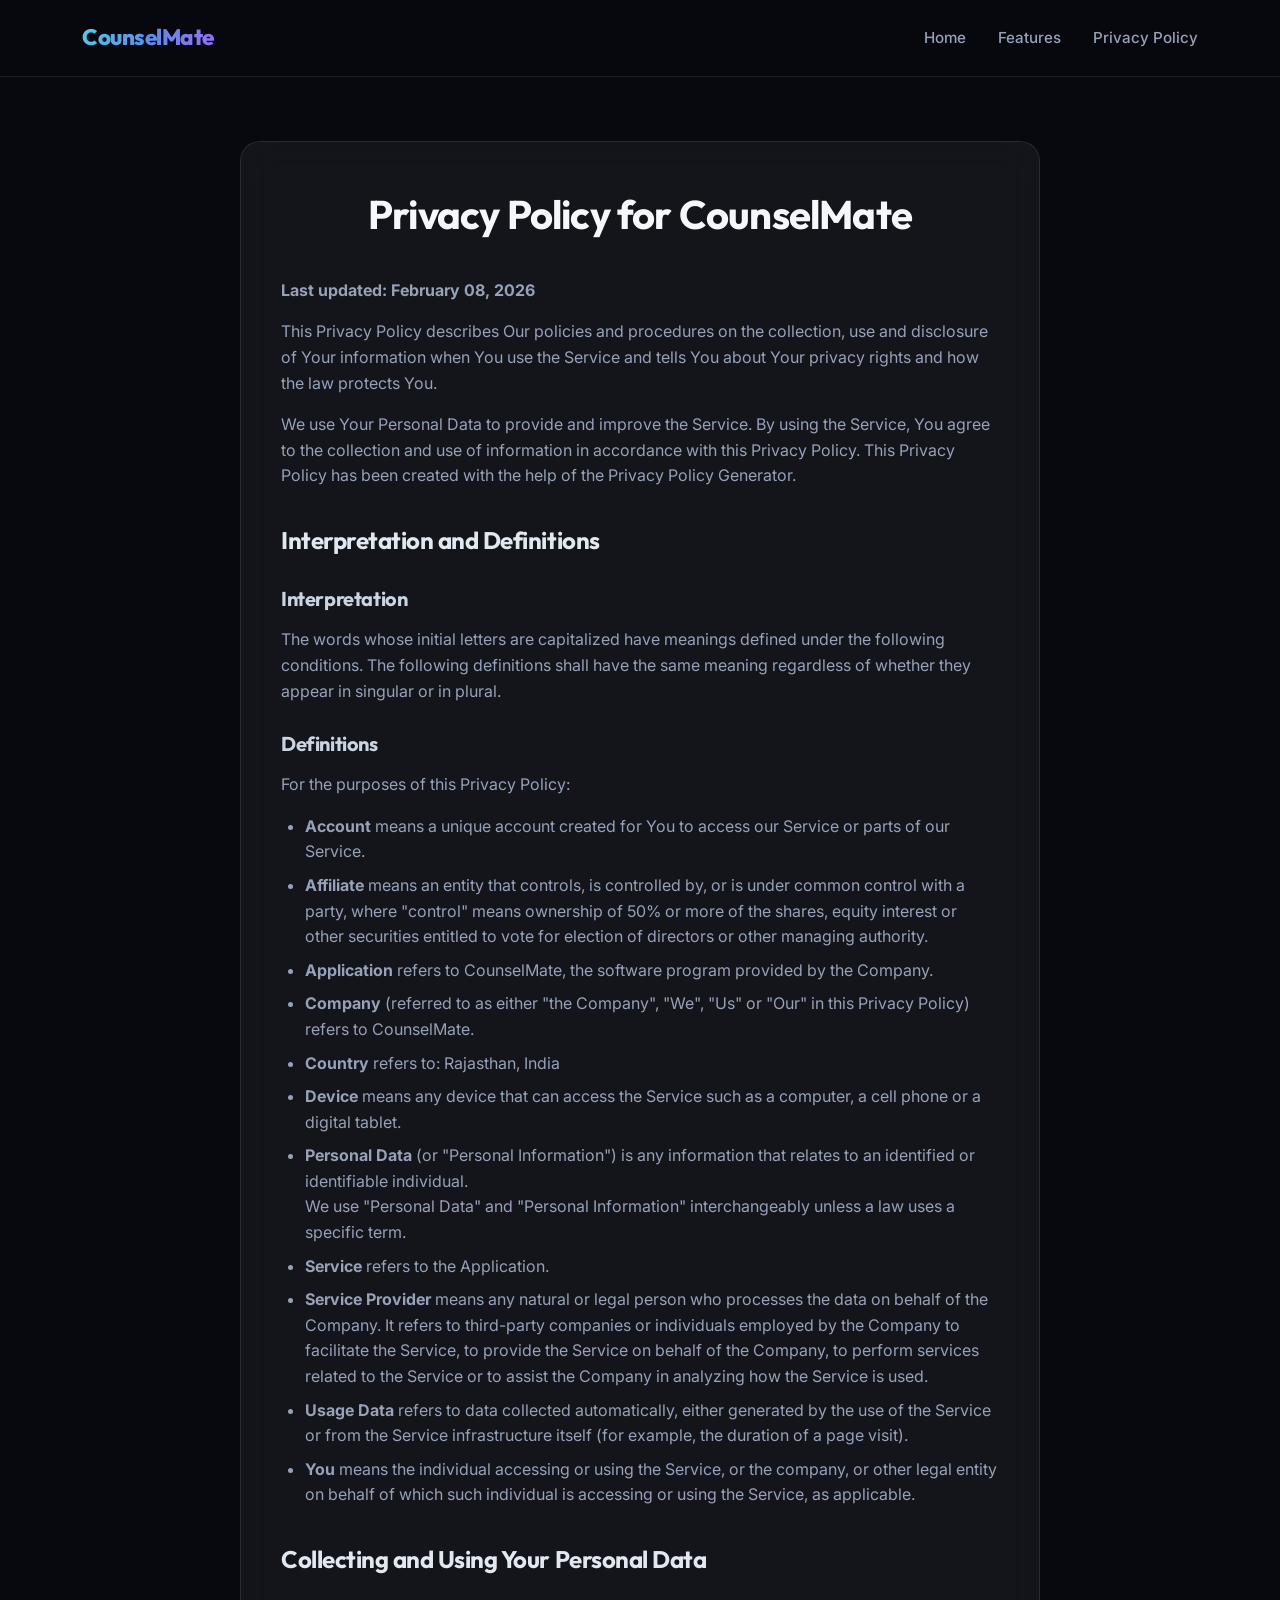
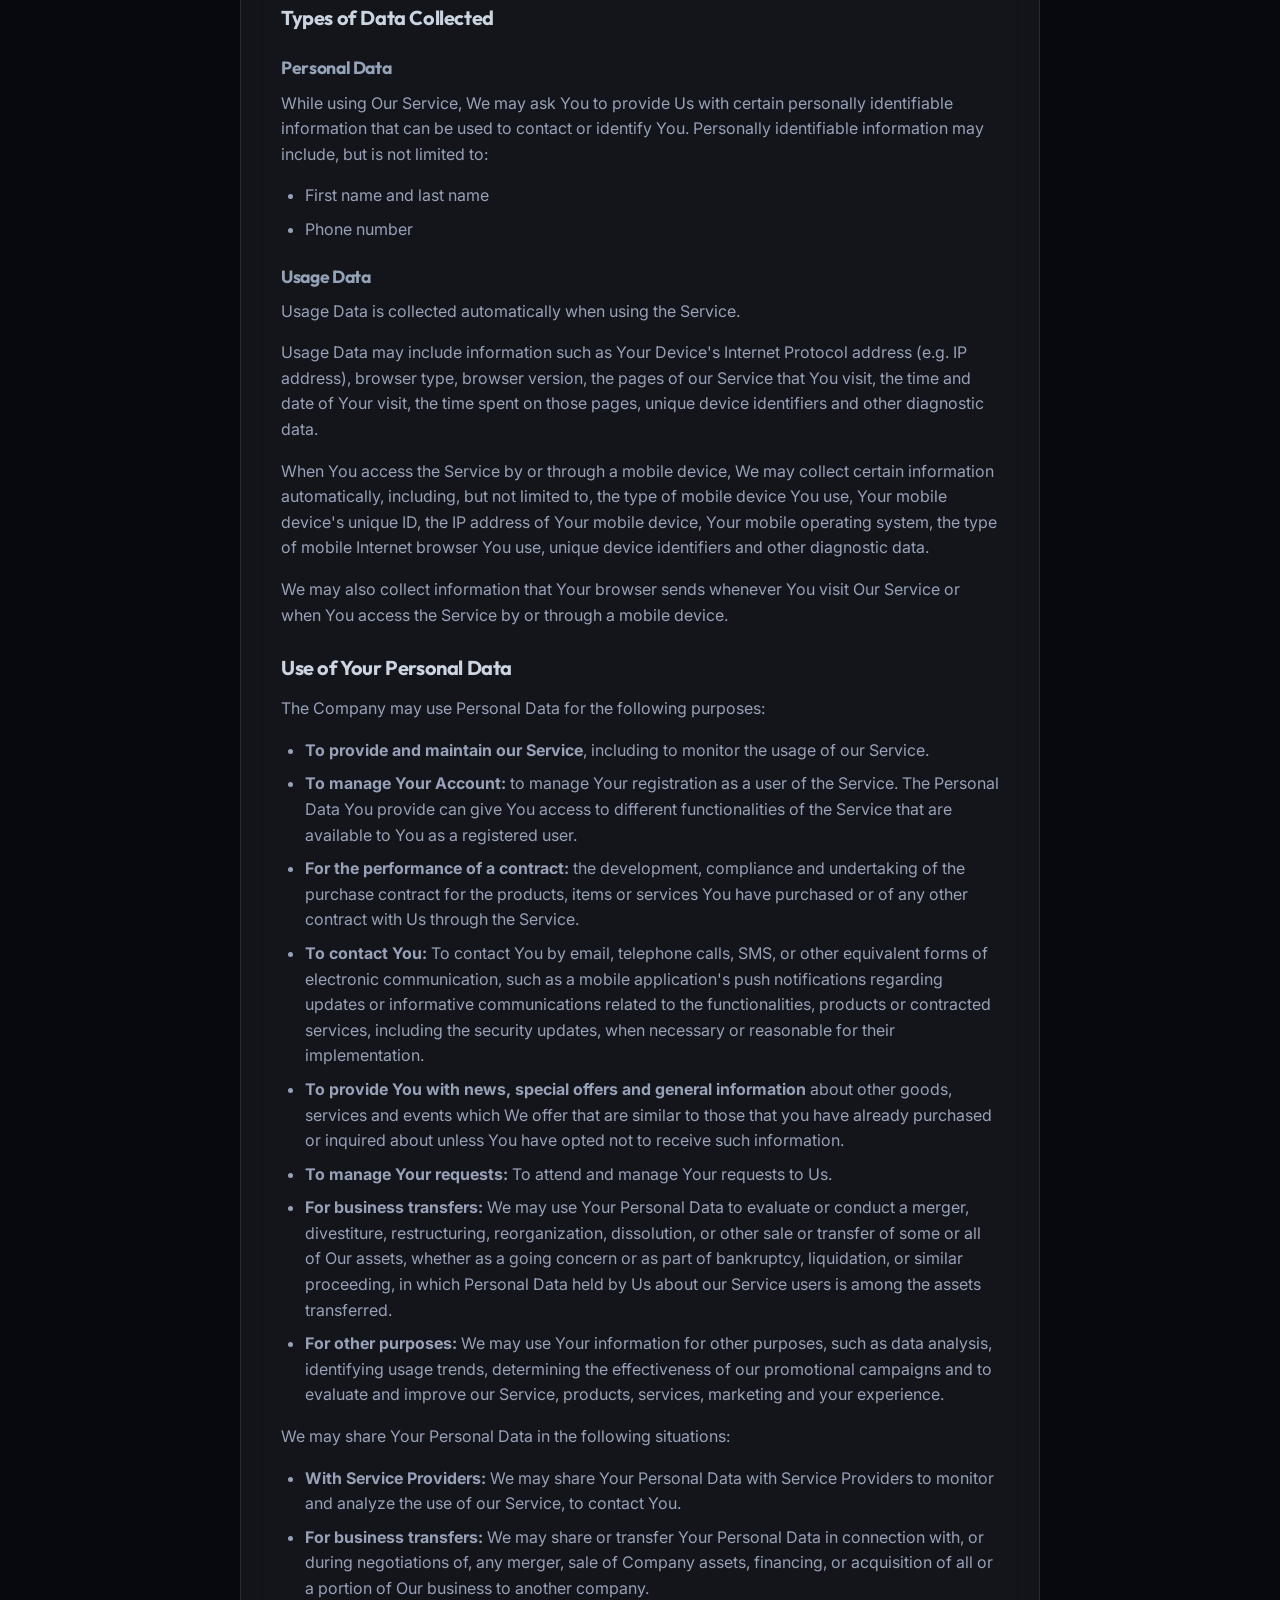
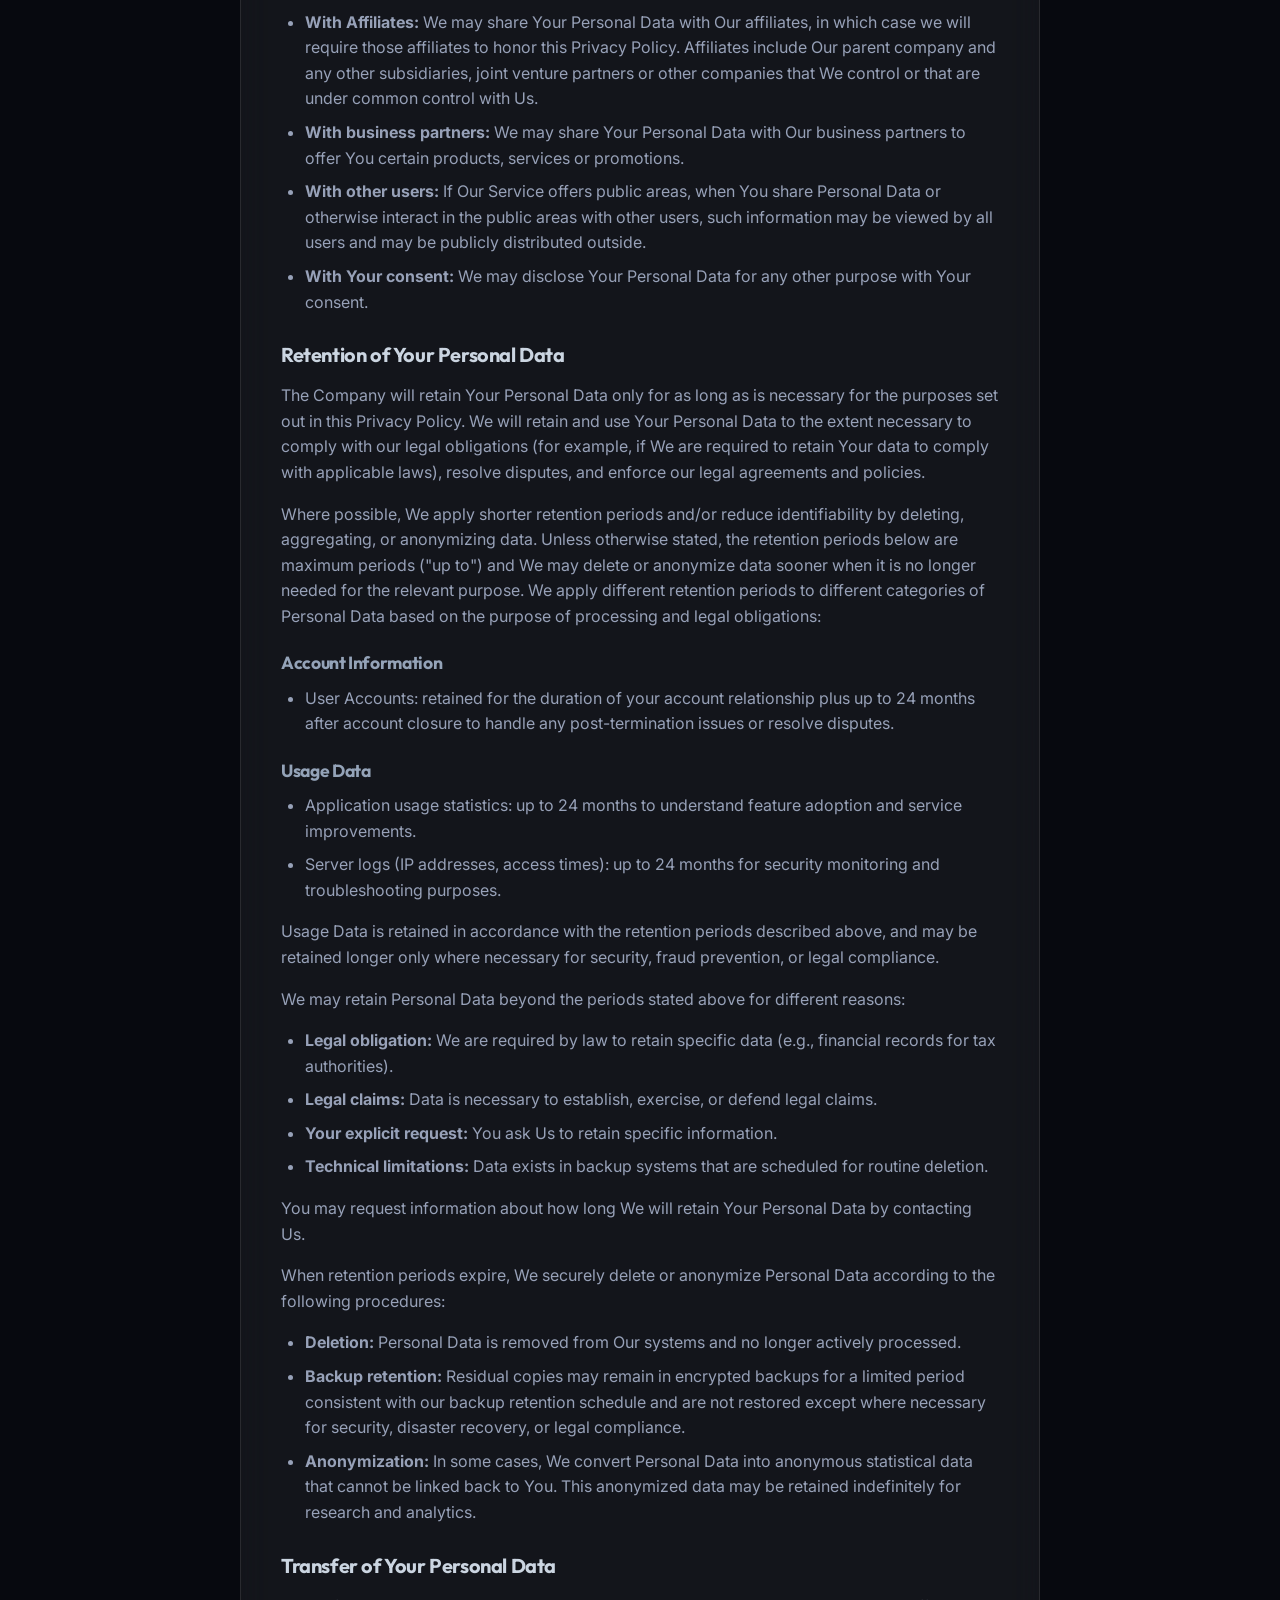
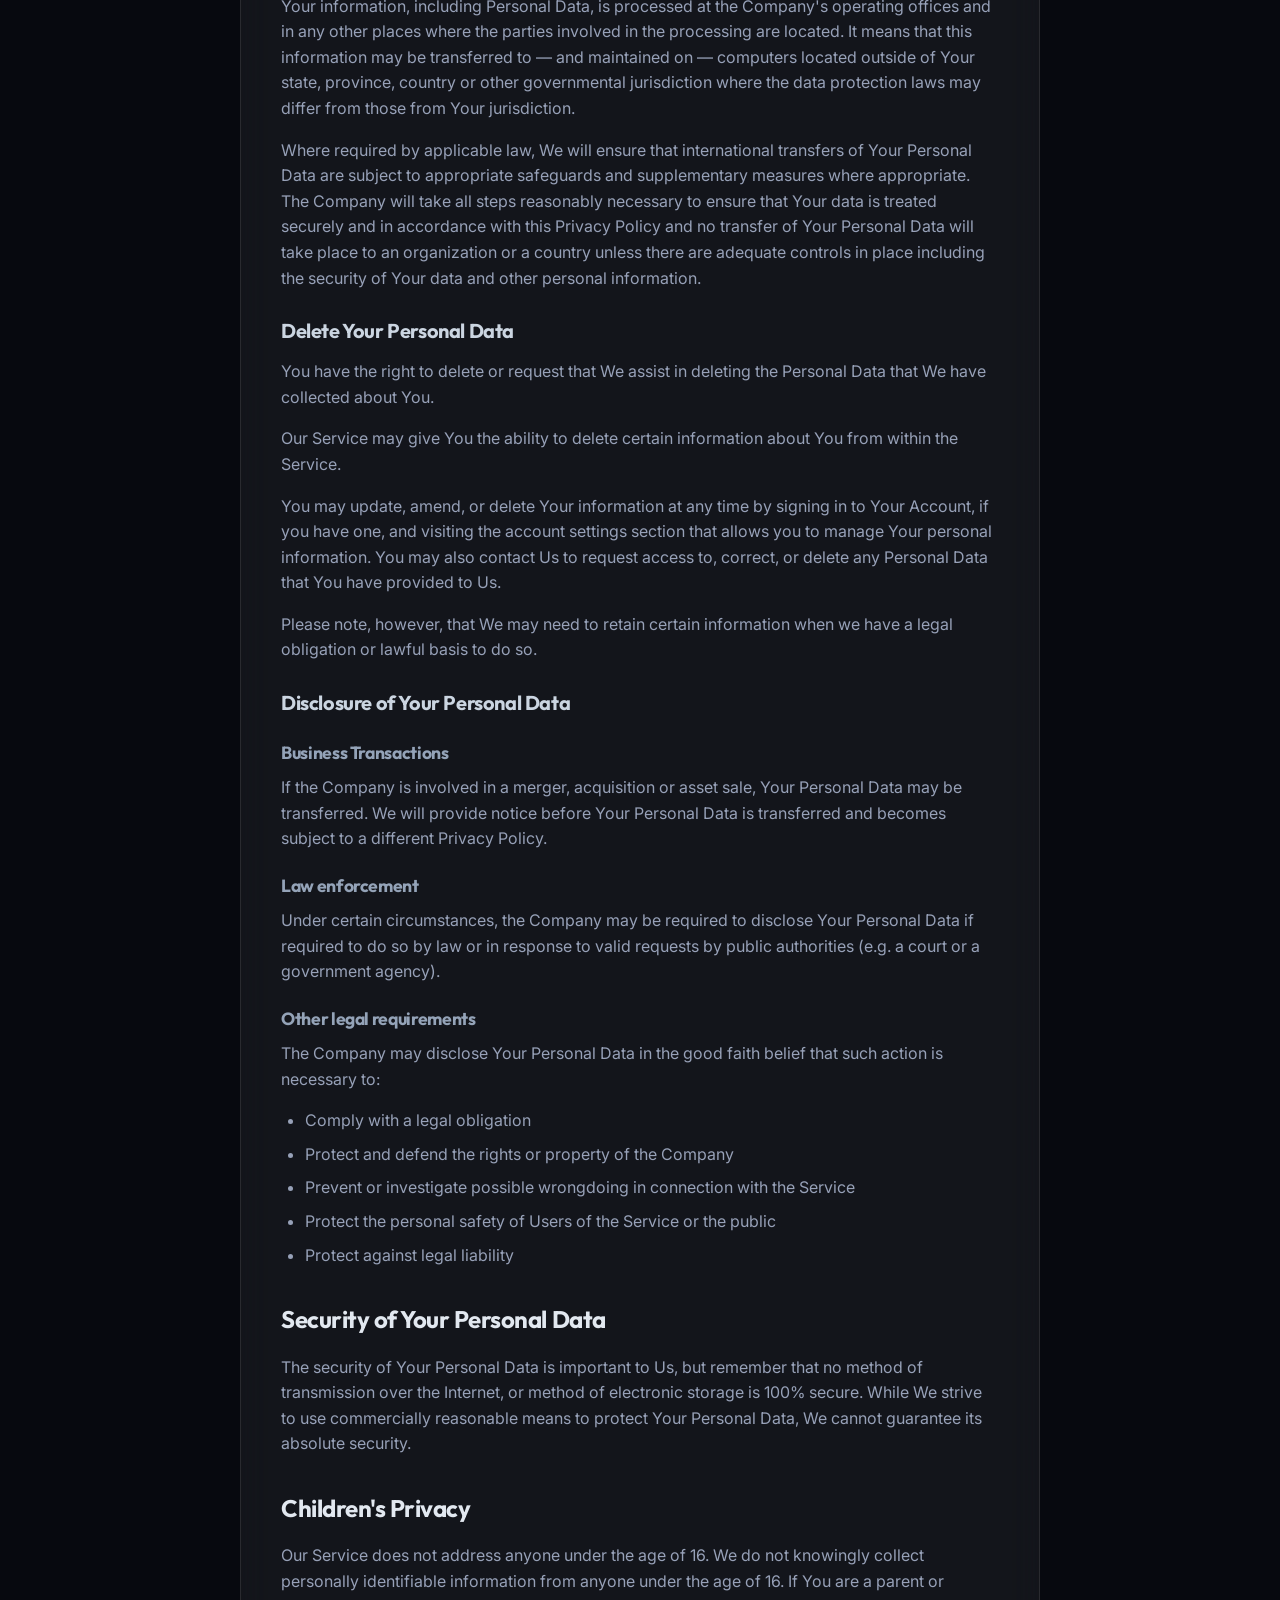
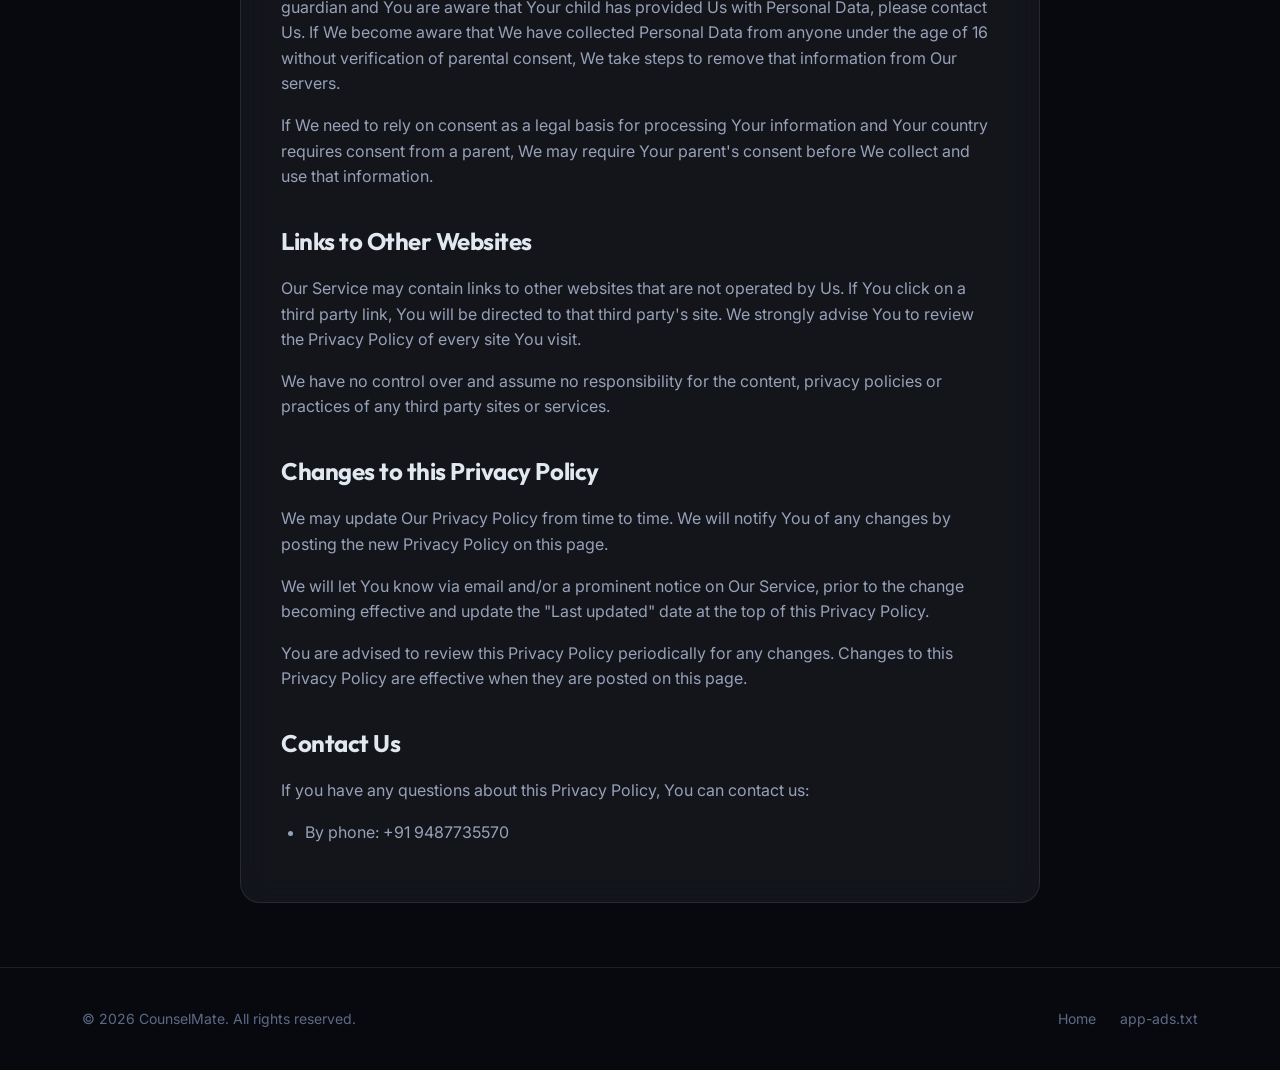
<file: privacy-policy.html>
<!DOCTYPE html>
<html lang="en">
<head>
    <meta charset="UTF-8">
    <meta name="viewport" content="width=device-width, initial-scale=1.0">
    <title>Privacy Policy - CounselMate</title>
    <meta name="description" content="Privacy Policy for CounselMate app.">
    <link rel="stylesheet" href="styles.css">
    <link rel="icon" href="data:,">
</head>
<body>

    <a class="skip-link" href="#main">Skip to content</a>

    <header>
        <div class="container nav-content">
            <a href="index.html" class="logo">CounselMate</a>
            <nav class="nav-links">
                <a href="index.html">Home</a>
                <a href="index.html#features">Features</a>
                <a href="privacy-policy.html">Privacy Policy</a>
            </nav>
        </div>
    </header>

    <main id="main" class="container doc-content">
        <div class="glass-card">
            <h1>Privacy Policy for CounselMate</h1>
            <p><strong>Last updated: February 08, 2026</strong></p>
            
            <p>This Privacy Policy describes Our policies and procedures on the collection, use and disclosure of Your information when You use the Service and tells You about Your privacy rights and how the law protects You.</p>
            <p>We use Your Personal Data to provide and improve the Service. By using the Service, You agree to the collection and use of information in accordance with this Privacy Policy. This Privacy Policy has been created with the help of the Privacy Policy Generator.</p>

            <h2>Interpretation and Definitions</h2>
            <h3>Interpretation</h3>
            <p>The words whose initial letters are capitalized have meanings defined under the following conditions. The following definitions shall have the same meaning regardless of whether they appear in singular or in plural.</p>

            <h3>Definitions</h3>
            <p>For the purposes of this Privacy Policy:</p>
            <ul>
                <li><strong>Account</strong> means a unique account created for You to access our Service or parts of our Service.</li>
                <li><strong>Affiliate</strong> means an entity that controls, is controlled by, or is under common control with a party, where "control" means ownership of 50% or more of the shares, equity interest or other securities entitled to vote for election of directors or other managing authority.</li>
                <li><strong>Application</strong> refers to CounselMate, the software program provided by the Company.</li>
                <li><strong>Company</strong> (referred to as either "the Company", "We", "Us" or "Our" in this Privacy Policy) refers to CounselMate.</li>
                <li><strong>Country</strong> refers to: Rajasthan, India</li>
                <li><strong>Device</strong> means any device that can access the Service such as a computer, a cell phone or a digital tablet.</li>
                <li><strong>Personal Data</strong> (or "Personal Information") is any information that relates to an identified or identifiable individual.
                <br>We use "Personal Data" and "Personal Information" interchangeably unless a law uses a specific term.</li>
                <li><strong>Service</strong> refers to the Application.</li>
                <li><strong>Service Provider</strong> means any natural or legal person who processes the data on behalf of the Company. It refers to third-party companies or individuals employed by the Company to facilitate the Service, to provide the Service on behalf of the Company, to perform services related to the Service or to assist the Company in analyzing how the Service is used.</li>
                <li><strong>Usage Data</strong> refers to data collected automatically, either generated by the use of the Service or from the Service infrastructure itself (for example, the duration of a page visit).</li>
                <li><strong>You</strong> means the individual accessing or using the Service, or the company, or other legal entity on behalf of which such individual is accessing or using the Service, as applicable.</li>
            </ul>

            <h2>Collecting and Using Your Personal Data</h2>
            <h3>Types of Data Collected</h3>
            <h4>Personal Data</h4>
            <p>While using Our Service, We may ask You to provide Us with certain personally identifiable information that can be used to contact or identify You. Personally identifiable information may include, but is not limited to:</p>
            <ul>
                <li>First name and last name</li>
                <li>Phone number</li>
            </ul>

            <h4>Usage Data</h4>
            <p>Usage Data is collected automatically when using the Service.</p>
            <p>Usage Data may include information such as Your Device's Internet Protocol address (e.g. IP address), browser type, browser version, the pages of our Service that You visit, the time and date of Your visit, the time spent on those pages, unique device identifiers and other diagnostic data.</p>
            <p>When You access the Service by or through a mobile device, We may collect certain information automatically, including, but not limited to, the type of mobile device You use, Your mobile device's unique ID, the IP address of Your mobile device, Your mobile operating system, the type of mobile Internet browser You use, unique device identifiers and other diagnostic data.</p>
            <p>We may also collect information that Your browser sends whenever You visit Our Service or when You access the Service by or through a mobile device.</p>

            <h3>Use of Your Personal Data</h3>
            <p>The Company may use Personal Data for the following purposes:</p>
            <ul>
                <li><strong>To provide and maintain our Service</strong>, including to monitor the usage of our Service.</li>
                <li><strong>To manage Your Account:</strong> to manage Your registration as a user of the Service. The Personal Data You provide can give You access to different functionalities of the Service that are available to You as a registered user.</li>
                <li><strong>For the performance of a contract:</strong> the development, compliance and undertaking of the purchase contract for the products, items or services You have purchased or of any other contract with Us through the Service.</li>
                <li><strong>To contact You:</strong> To contact You by email, telephone calls, SMS, or other equivalent forms of electronic communication, such as a mobile application's push notifications regarding updates or informative communications related to the functionalities, products or contracted services, including the security updates, when necessary or reasonable for their implementation.</li>
                <li><strong>To provide You with news, special offers and general information</strong> about other goods, services and events which We offer that are similar to those that you have already purchased or inquired about unless You have opted not to receive such information.</li>
                <li><strong>To manage Your requests:</strong> To attend and manage Your requests to Us.</li>
                <li><strong>For business transfers:</strong> We may use Your Personal Data to evaluate or conduct a merger, divestiture, restructuring, reorganization, dissolution, or other sale or transfer of some or all of Our assets, whether as a going concern or as part of bankruptcy, liquidation, or similar proceeding, in which Personal Data held by Us about our Service users is among the assets transferred.</li>
                <li><strong>For other purposes:</strong> We may use Your information for other purposes, such as data analysis, identifying usage trends, determining the effectiveness of our promotional campaigns and to evaluate and improve our Service, products, services, marketing and your experience.</li>
            </ul>

            <p>We may share Your Personal Data in the following situations:</p>
            <ul>
                <li><strong>With Service Providers:</strong> We may share Your Personal Data with Service Providers to monitor and analyze the use of our Service, to contact You.</li>
                <li><strong>For business transfers:</strong> We may share or transfer Your Personal Data in connection with, or during negotiations of, any merger, sale of Company assets, financing, or acquisition of all or a portion of Our business to another company.</li>
                <li><strong>With Affiliates:</strong> We may share Your Personal Data with Our affiliates, in which case we will require those affiliates to honor this Privacy Policy. Affiliates include Our parent company and any other subsidiaries, joint venture partners or other companies that We control or that are under common control with Us.</li>
                <li><strong>With business partners:</strong> We may share Your Personal Data with Our business partners to offer You certain products, services or promotions.</li>
                <li><strong>With other users:</strong> If Our Service offers public areas, when You share Personal Data or otherwise interact in the public areas with other users, such information may be viewed by all users and may be publicly distributed outside.</li>
                <li><strong>With Your consent:</strong> We may disclose Your Personal Data for any other purpose with Your consent.</li>
            </ul>

            <h3>Retention of Your Personal Data</h3>
            <p>The Company will retain Your Personal Data only for as long as is necessary for the purposes set out in this Privacy Policy. We will retain and use Your Personal Data to the extent necessary to comply with our legal obligations (for example, if We are required to retain Your data to comply with applicable laws), resolve disputes, and enforce our legal agreements and policies.</p>
            <p>Where possible, We apply shorter retention periods and/or reduce identifiability by deleting, aggregating, or anonymizing data. Unless otherwise stated, the retention periods below are maximum periods ("up to") and We may delete or anonymize data sooner when it is no longer needed for the relevant purpose. We apply different retention periods to different categories of Personal Data based on the purpose of processing and legal obligations:</p>
            
            <h4>Account Information</h4>
            <ul>
                <li>User Accounts: retained for the duration of your account relationship plus up to 24 months after account closure to handle any post-termination issues or resolve disputes.</li>
            </ul>
            
            <h4>Usage Data</h4>
            <ul>
                <li>Application usage statistics: up to 24 months to understand feature adoption and service improvements.</li>
                <li>Server logs (IP addresses, access times): up to 24 months for security monitoring and troubleshooting purposes.</li>
            </ul>
            
            <p>Usage Data is retained in accordance with the retention periods described above, and may be retained longer only where necessary for security, fraud prevention, or legal compliance.</p>
            
            <p>We may retain Personal Data beyond the periods stated above for different reasons:</p>
            <ul>
                <li><strong>Legal obligation:</strong> We are required by law to retain specific data (e.g., financial records for tax authorities).</li>
                <li><strong>Legal claims:</strong> Data is necessary to establish, exercise, or defend legal claims.</li>
                <li><strong>Your explicit request:</strong> You ask Us to retain specific information.</li>
                <li><strong>Technical limitations:</strong> Data exists in backup systems that are scheduled for routine deletion.</li>
            </ul>
            <p>You may request information about how long We will retain Your Personal Data by contacting Us.</p>

            <p>When retention periods expire, We securely delete or anonymize Personal Data according to the following procedures:</p>
            <ul>
                <li><strong>Deletion:</strong> Personal Data is removed from Our systems and no longer actively processed.</li>
                <li><strong>Backup retention:</strong> Residual copies may remain in encrypted backups for a limited period consistent with our backup retention schedule and are not restored except where necessary for security, disaster recovery, or legal compliance.</li>
                <li><strong>Anonymization:</strong> In some cases, We convert Personal Data into anonymous statistical data that cannot be linked back to You. This anonymized data may be retained indefinitely for research and analytics.</li>
            </ul>

            <h3>Transfer of Your Personal Data</h3>
            <p>Your information, including Personal Data, is processed at the Company's operating offices and in any other places where the parties involved in the processing are located. It means that this information may be transferred to — and maintained on — computers located outside of Your state, province, country or other governmental jurisdiction where the data protection laws may differ from those from Your jurisdiction.</p>
            <p>Where required by applicable law, We will ensure that international transfers of Your Personal Data are subject to appropriate safeguards and supplementary measures where appropriate. The Company will take all steps reasonably necessary to ensure that Your data is treated securely and in accordance with this Privacy Policy and no transfer of Your Personal Data will take place to an organization or a country unless there are adequate controls in place including the security of Your data and other personal information.</p>

            <h3>Delete Your Personal Data</h3>
            <p>You have the right to delete or request that We assist in deleting the Personal Data that We have collected about You.</p>
            <p>Our Service may give You the ability to delete certain information about You from within the Service.</p>
            <p>You may update, amend, or delete Your information at any time by signing in to Your Account, if you have one, and visiting the account settings section that allows you to manage Your personal information. You may also contact Us to request access to, correct, or delete any Personal Data that You have provided to Us.</p>
            <p>Please note, however, that We may need to retain certain information when we have a legal obligation or lawful basis to do so.</p>

            <h3>Disclosure of Your Personal Data</h3>
            <h4>Business Transactions</h4>
            <p>If the Company is involved in a merger, acquisition or asset sale, Your Personal Data may be transferred. We will provide notice before Your Personal Data is transferred and becomes subject to a different Privacy Policy.</p>

            <h4>Law enforcement</h4>
            <p>Under certain circumstances, the Company may be required to disclose Your Personal Data if required to do so by law or in response to valid requests by public authorities (e.g. a court or a government agency).</p>

            <h4>Other legal requirements</h4>
            <p>The Company may disclose Your Personal Data in the good faith belief that such action is necessary to:</p>
            <ul>
                <li>Comply with a legal obligation</li>
                <li>Protect and defend the rights or property of the Company</li>
                <li>Prevent or investigate possible wrongdoing in connection with the Service</li>
                <li>Protect the personal safety of Users of the Service or the public</li>
                <li>Protect against legal liability</li>
            </ul>

            <h2>Security of Your Personal Data</h2>
            <p>The security of Your Personal Data is important to Us, but remember that no method of transmission over the Internet, or method of electronic storage is 100% secure. While We strive to use commercially reasonable means to protect Your Personal Data, We cannot guarantee its absolute security.</p>

            <h2>Children's Privacy</h2>
            <p>Our Service does not address anyone under the age of 16. We do not knowingly collect personally identifiable information from anyone under the age of 16. If You are a parent or guardian and You are aware that Your child has provided Us with Personal Data, please contact Us. If We become aware that We have collected Personal Data from anyone under the age of 16 without verification of parental consent, We take steps to remove that information from Our servers.</p>
            <p>If We need to rely on consent as a legal basis for processing Your information and Your country requires consent from a parent, We may require Your parent's consent before We collect and use that information.</p>

            <h2>Links to Other Websites</h2>
            <p>Our Service may contain links to other websites that are not operated by Us. If You click on a third party link, You will be directed to that third party's site. We strongly advise You to review the Privacy Policy of every site You visit.</p>
            <p>We have no control over and assume no responsibility for the content, privacy policies or practices of any third party sites or services.</p>

            <h2>Changes to this Privacy Policy</h2>
            <p>We may update Our Privacy Policy from time to time. We will notify You of any changes by posting the new Privacy Policy on this page.</p>
            <p>We will let You know via email and/or a prominent notice on Our Service, prior to the change becoming effective and update the "Last updated" date at the top of this Privacy Policy.</p>
            <p>You are advised to review this Privacy Policy periodically for any changes. Changes to this Privacy Policy are effective when they are posted on this page.</p>

            <h2>Contact Us</h2>
            <p>If you have any questions about this Privacy Policy, You can contact us:</p>
            <ul>
                <li>By phone: +91 9487735570</li>
            </ul>
        </div>
    </main>

    <footer>
        <div class="container footer-content">
            <span>&copy; 2026 CounselMate. All rights reserved.</span>
            <nav class="footer-links">
                <a href="index.html">Home</a>
                <a href="app-ads.txt" target="_blank">app-ads.txt</a>
            </nav>
        </div>
    </footer>

</body>
</html>
</file>
<file: styles.css>
@import url('https://fonts.googleapis.com/css2?family=Outfit:wght@300;400;600;700;800&family=Inter:wght@400;500;600;700&display=swap');

:root {
  --bg-color: #07090f;
  --bg-color-soft: #0b0f1a;
  --surface-color: rgba(255, 255, 255, 0.05);
  --surface-color-strong: rgba(255, 255, 255, 0.08);
  --text-primary: #f5f7fb;
  --text-secondary: #97a1b8;
  --text-tertiary: #5e6a85;
  --border-color: rgba(255, 255, 255, 0.09);
  --accent-blue: #5b8def;
  --accent-violet: #9b6bf5;
  --accent-cyan: #4fd1e8;
  --accent-glow: rgba(91, 141, 239, 0.45);
  --radius-lg: 20px;
  --radius-md: 12px;
  --ease: cubic-bezier(0.16, 1, 0.3, 1);
  --duration: 0.8s;
}

* {
  margin: 0;
  padding: 0;
  box-sizing: border-box;
}

html {
  scroll-behavior: smooth;
}

body {
  font-family: 'Inter', sans-serif;
  background-color: var(--bg-color);
  color: var(--text-primary);
  line-height: 1.6;
  min-height: 100vh;
  overflow-x: hidden;
  position: relative;
}

h1, h2, h3, h4, h5, h6 {
  font-family: 'Outfit', sans-serif;
  font-weight: 700;
  color: var(--text-primary);
  letter-spacing: -0.02em;
}

a {
  color: var(--accent-blue);
  text-decoration: none;
  transition: color 0.25s ease;
}

p { color: var(--text-secondary); }

.container {
  width: 100%;
  max-width: 1180px;
  margin: 0 auto;
  padding: 0 2rem;
}

.skip-link {
  position: absolute;
  top: -100px;
  left: 1rem;
  background: var(--accent-blue);
  color: #fff;
  padding: 0.75rem 1.25rem;
  border-radius: var(--radius-md);
  z-index: 1000;
  transition: top 0.2s ease;
}
.skip-link:focus {
  top: 1rem;
}

:focus-visible {
  outline: 2px solid var(--accent-cyan);
  outline-offset: 3px;
}

/* ---------- Header ---------- */
header {
  padding: 1.25rem 0;
  border-bottom: 1px solid var(--border-color);
  background: rgba(7, 9, 15, 0.7);
  backdrop-filter: blur(14px);
  -webkit-backdrop-filter: blur(14px);
  position: sticky;
  top: 0;
  z-index: 100;
}

.nav-content {
  display: flex;
  justify-content: space-between;
  align-items: center;
}

.logo {
  font-family: 'Outfit', sans-serif;
  font-size: 1.4rem;
  font-weight: 800;
  background: linear-gradient(120deg, var(--accent-cyan), var(--accent-blue) 50%, var(--accent-violet));
  -webkit-background-clip: text;
  background-clip: text;
  -webkit-text-fill-color: transparent;
  letter-spacing: -0.5px;
}

.nav-links {
  display: flex;
  gap: 2rem;
}

.nav-links a {
  color: var(--text-secondary);
  font-weight: 500;
  font-size: 0.95rem;
}

.nav-links a:hover { color: var(--text-primary); }

/* ---------- Hero ---------- */
.hero {
  position: relative;
  min-height: 100svh;
  display: flex;
  flex-direction: column;
  justify-content: center;
  align-items: center;
  text-align: center;
  padding: 7rem 1.5rem 4rem;
  overflow: hidden;
  isolation: isolate;
}

.hero-bg {
  position: absolute;
  inset: 0;
  z-index: -2;
  background:
    radial-gradient(ellipse 60% 50% at 20% 15%, rgba(91, 141, 239, 0.28), transparent 60%),
    radial-gradient(ellipse 55% 45% at 85% 25%, rgba(155, 107, 245, 0.22), transparent 60%),
    radial-gradient(ellipse 70% 60% at 50% 100%, rgba(79, 209, 232, 0.14), transparent 65%),
    var(--bg-color);
}

#hero-canvas {
  position: absolute;
  inset: 0;
  z-index: -1;
  width: 100%;
  height: 100%;
  display: block;
}

.hero-content {
  max-width: 760px;
}

.eyebrow {
  display: inline-flex;
  align-items: center;
  gap: 0.5rem;
  font-size: 0.8rem;
  font-weight: 600;
  letter-spacing: 0.08em;
  text-transform: uppercase;
  color: var(--accent-cyan);
  background: var(--surface-color);
  border: 1px solid var(--border-color);
  padding: 0.45rem 1rem;
  border-radius: 999px;
  margin-bottom: 1.75rem;
}

.hero h1 {
  font-size: clamp(2.6rem, 6vw, 4.6rem);
  line-height: 1.06;
  margin-bottom: 1.5rem;
}

.gradient-text {
  background: linear-gradient(120deg, #ffffff 10%, var(--accent-cyan) 45%, var(--accent-blue) 75%, var(--accent-violet));
  -webkit-background-clip: text;
  background-clip: text;
  -webkit-text-fill-color: transparent;
  background-size: 200% auto;
  animation: shimmer 8s linear infinite;
}

@keyframes shimmer {
  to { background-position: 200% center; }
}

.hero-lede {
  font-size: 1.2rem;
  color: var(--text-secondary);
  max-width: 560px;
  margin: 0 auto 2.5rem;
}

.cta-row {
  display: flex;
  flex-direction: column;
  align-items: center;
  gap: 1rem;
}

.free-note {
  display: flex;
  align-items: center;
  gap: 0.5rem;
  font-size: 0.85rem;
  color: var(--text-tertiary);
}

.dot-live {
  width: 7px;
  height: 7px;
  border-radius: 50%;
  background: var(--accent-cyan);
  box-shadow: 0 0 0 0 rgba(79, 209, 232, 0.6);
  animation: pulse-dot 2.4s ease-out infinite;
}

@keyframes pulse-dot {
  0% { box-shadow: 0 0 0 0 rgba(79, 209, 232, 0.55); }
  70% { box-shadow: 0 0 0 9px rgba(79, 209, 232, 0); }
  100% { box-shadow: 0 0 0 0 rgba(79, 209, 232, 0); }
}

/* Store Buttons */
.store-buttons {
  display: flex;
  gap: 1rem;
  justify-content: center;
  flex-wrap: wrap;
}

.store-badge {
  display: flex;
  align-items: center;
  justify-content: center;
  background-color: #0c0f16;
  color: #fff;
  border-radius: 10px;
  padding: 6px 16px;
  box-shadow: 0 4px 20px 0 rgba(0, 0, 0, 0.45);
  transition: transform 0.3s var(--ease), box-shadow 0.3s var(--ease), border-color 0.3s var(--ease);
  border: 1px solid rgba(255, 255, 255, 0.16);
  width: 168px;
  height: 54px;
}

.store-badge:hover {
  transform: translateY(-3px);
  text-decoration: none;
  box-shadow: 0 10px 30px 0 rgba(91, 141, 239, 0.25);
  border-color: rgba(255, 255, 255, 0.4);
  color: #fff;
}

.store-icon {
  width: 24px;
  height: 24px;
  margin-right: 10px;
}

.store-text {
  display: flex;
  flex-direction: column;
  align-items: flex-start;
  margin-top: -2px;
}

.store-small {
  font-size: 0.6rem;
  text-transform: uppercase;
  line-height: 1.2;
  opacity: 0.85;
  letter-spacing: 0.3px;
}

.store-large {
  font-size: 1.1rem;
  font-weight: 600;
  line-height: 1.1;
}

.scroll-cue {
  position: absolute;
  bottom: 2.25rem;
  left: 50%;
  transform: translateX(-50%);
  display: flex;
  flex-direction: column;
  align-items: center;
  gap: 0.6rem;
}

.scroll-cue span {
  width: 1px;
  height: 32px;
  background: linear-gradient(to bottom, transparent, var(--text-tertiary));
  animation: scroll-cue-move 2s ease-in-out infinite;
}

.scroll-cue p {
  font-size: 0.7rem;
  letter-spacing: 0.15em;
  text-transform: uppercase;
  color: var(--text-tertiary);
}

@keyframes scroll-cue-move {
  0%, 100% { transform: scaleY(0.6); opacity: 0.4; }
  50% { transform: scaleY(1); opacity: 1; }
}

/* ---------- Reveal-on-scroll ---------- */
[data-reveal] {
  opacity: 0;
  transform: translateY(36px);
  transition: opacity var(--duration) var(--ease), transform var(--duration) var(--ease);
}

[data-reveal].is-visible {
  opacity: 1;
  transform: translateY(0);
}

/* ---------- Narrative ---------- */
.narrative {
  padding: 9rem 0;
  text-align: center;
}

.narrative-line {
  font-family: 'Outfit', sans-serif;
  font-size: clamp(1.4rem, 3.4vw, 2.4rem);
  font-weight: 600;
  max-width: 780px;
  margin: 0 auto 1.5rem;
  color: var(--text-secondary);
}

.narrative-strike {
  color: var(--text-tertiary);
  text-decoration: line-through;
  text-decoration-color: rgba(94, 106, 133, 0.5);
  text-decoration-thickness: 2px;
}

.narrative-highlight {
  color: var(--text-primary);
  margin-top: 2.5rem;
  background: linear-gradient(120deg, var(--accent-cyan), var(--accent-blue));
  -webkit-background-clip: text;
  background-clip: text;
  -webkit-text-fill-color: transparent;
}

/* ---------- Features ---------- */
.features {
  padding: 4rem 0 6rem;
}

.section-eyebrow {
  font-size: 0.8rem;
  font-weight: 600;
  letter-spacing: 0.08em;
  text-transform: uppercase;
  color: var(--accent-cyan);
  margin-bottom: 0.75rem;
}

.section-title {
  font-size: clamp(1.8rem, 4vw, 2.6rem);
  max-width: 600px;
  margin-bottom: 4rem;
}

.feature-row {
  padding: 5rem 0;
  border-top: 1px solid var(--border-color);
}

.feature-grid {
  display: grid;
  grid-template-columns: 1fr 1fr;
  gap: 4rem;
  align-items: center;
}

.feature-row.reverse .feature-grid {
  direction: rtl;
}
.feature-row.reverse .feature-text,
.feature-row.reverse .feature-visual {
  direction: ltr;
}

.feature-index {
  display: inline-block;
  font-family: 'Outfit', sans-serif;
  font-size: 0.95rem;
  font-weight: 700;
  color: var(--accent-blue);
  border: 1px solid var(--border-color);
  background: var(--surface-color);
  padding: 0.3rem 0.8rem;
  border-radius: 999px;
  margin-bottom: 1.25rem;
}

.feature-text h3 {
  font-size: clamp(1.4rem, 2.8vw, 2rem);
  margin-bottom: 1rem;
}

.feature-text p {
  font-size: 1.05rem;
  max-width: 460px;
}

/* 3D tilt cards */
.feature-visual {
  perspective: 1000px;
}

.tilt-card-inner {
  position: relative;
  aspect-ratio: 4 / 3;
  background: linear-gradient(155deg, var(--surface-color-strong), var(--surface-color) 60%);
  border: 1px solid var(--border-color);
  border-radius: var(--radius-lg);
  display: flex;
  align-items: center;
  justify-content: center;
  transform-style: preserve-3d;
  transition: transform 0.4s var(--ease), box-shadow 0.4s var(--ease), border-color 0.4s var(--ease);
  box-shadow: 0 20px 60px -20px rgba(0, 0, 0, 0.6);
  will-change: transform;
}

.tilt-card:hover .tilt-card-inner,
.tilt-card:focus-within .tilt-card-inner {
  border-color: rgba(91, 141, 239, 0.4);
  box-shadow: 0 30px 80px -20px rgba(91, 141, 239, 0.3);
}

.feature-icon {
  width: 34%;
  max-width: 110px;
  fill: none;
  stroke: var(--accent-cyan);
  stroke-width: 1.4;
  stroke-linecap: round;
  stroke-linejoin: round;
  transform: translateZ(60px);
  filter: drop-shadow(0 0 18px rgba(79, 209, 232, 0.35));
}

.visual-pulse {
  position: absolute;
  width: 34%;
  max-width: 110px;
  aspect-ratio: 1;
  border-radius: 50%;
  border: 1px solid rgba(79, 209, 232, 0.5);
  animation: radar-pulse 2.8s ease-out infinite;
}

@keyframes radar-pulse {
  0% { transform: scale(0.6); opacity: 0.8; }
  100% { transform: scale(2.4); opacity: 0; }
}

/* ---------- Scope ---------- */
.scope {
  padding: 5rem 0 7rem;
}

.scope-card {
  max-width: 760px;
  text-align: center;
  background: var(--surface-color);
  border: 1px solid var(--border-color);
  border-radius: var(--radius-lg);
  padding: 3.5rem 2.5rem;
  backdrop-filter: blur(16px);
  -webkit-backdrop-filter: blur(16px);
}

.scope-card h2 {
  font-size: clamp(1.6rem, 3.4vw, 2.2rem);
  margin: 0.75rem 0 1.25rem;
}

.scope-card p {
  font-size: 1.05rem;
  max-width: 600px;
  margin: 0 auto;
}

/* ---------- Final CTA ---------- */
.final-cta {
  padding: 7rem 0 8rem;
  text-align: center;
  position: relative;
}

.final-cta-content {
  max-width: 620px;
  margin: 0 auto;
  display: flex;
  flex-direction: column;
  align-items: center;
  gap: 1.5rem;
}

.final-cta h2 {
  font-size: clamp(1.8rem, 4vw, 2.6rem);
}

/* ---------- Documentation Content (privacy policy) ---------- */
.doc-content {
  padding: 4rem 0;
  max-width: 800px;
  margin: 0 auto;
}

.doc-content h1 {
  margin-bottom: 2rem;
  font-size: 2.5rem;
  text-align: center;
}

.doc-content h2 { margin-top: 2rem; margin-bottom: 1rem; font-size: 1.5rem; color: #e2e8f0; }
.doc-content h3 { margin-top: 1.5rem; margin-bottom: 0.75rem; font-size: 1.25rem; color: #cbd5e1; }
.doc-content h4 { margin-top: 1.25rem; margin-bottom: 0.5rem; font-size: 1.1rem; color: #94a3b8; }
.doc-content p { color: var(--text-secondary); margin-bottom: 1rem; }
.doc-content ul { color: var(--text-secondary); margin-bottom: 1rem; padding-left: 1.5rem; }
.doc-content li { margin-bottom: 0.5rem; }

.glass-card {
  background: var(--surface-color);
  border: 1px solid var(--border-color);
  backdrop-filter: blur(16px);
  -webkit-backdrop-filter: blur(16px);
  border-radius: var(--radius-lg);
  padding: 2.5rem;
}

/* ---------- Footer ---------- */
footer {
  padding: 2.5rem 0;
  border-top: 1px solid var(--border-color);
  color: var(--text-tertiary);
  font-size: 0.875rem;
}

.footer-content {
  display: flex;
  justify-content: space-between;
  align-items: center;
  flex-wrap: wrap;
  gap: 1rem;
}

.footer-links {
  display: flex;
  gap: 1.5rem;
}

.footer-links a {
  color: var(--text-tertiary);
}
.footer-links a:hover { color: var(--text-primary); }

/* ---------- Responsive ---------- */
@media (max-width: 900px) {
  .feature-grid {
    grid-template-columns: 1fr;
    gap: 2.5rem;
  }
  .feature-row.reverse .feature-grid {
    direction: ltr;
  }
  .feature-visual {
    order: -1;
    max-width: 320px;
    margin: 0 auto;
    width: 100%;
  }
  .feature-text p { max-width: 100%; }
}

@media (max-width: 600px) {
  .hero { padding: 6rem 1.25rem 3.5rem; }
  .narrative { padding: 5rem 0; }
  .features { padding: 2rem 0 3rem; }
  .feature-row { padding: 3rem 0; }
  .store-buttons { gap: 0.75rem; }
}

/* ---------- Reduced motion ---------- */
@media (prefers-reduced-motion: reduce) {
  html { scroll-behavior: auto; }
  *, *::before, *::after {
    animation-duration: 0.001ms !important;
    animation-iteration-count: 1 !important;
    transition-duration: 0.001ms !important;
  }
  [data-reveal] {
    opacity: 1;
    transform: none;
  }
  .tilt-card-inner {
    transform: none !important;
  }
}
</file>
